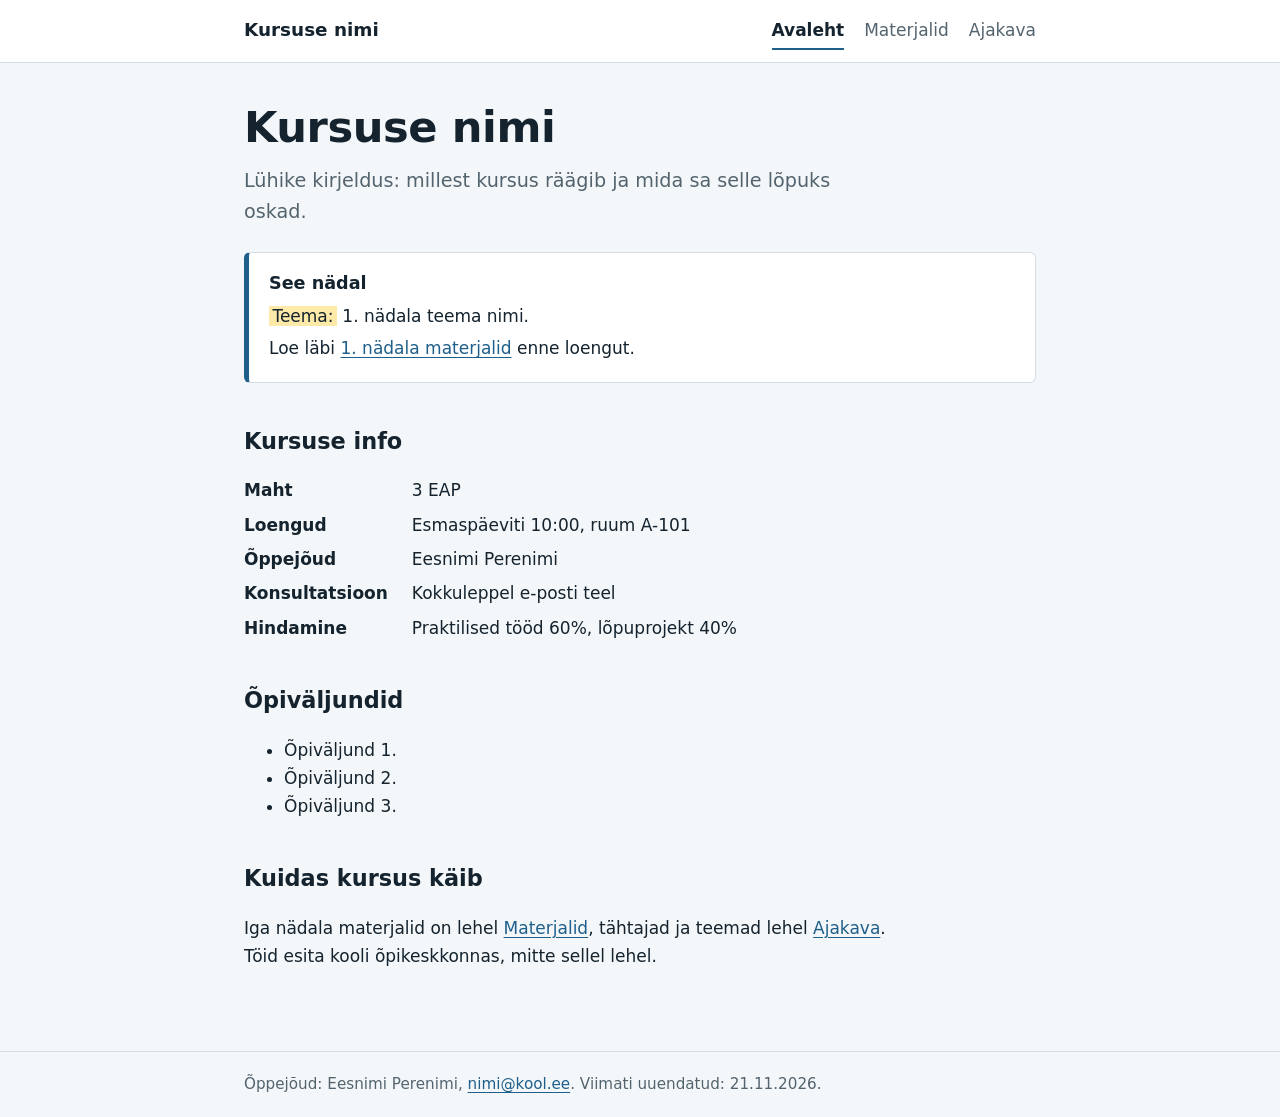
<file: files/index.html>
<!DOCTYPE html>
<html lang="et">
<head>
  <meta charset="utf-8">
  <meta name="viewport" content="width=device-width, initial-scale=1">
  <title>Avaleht | Kursuse nimi</title>
  <meta name="description" content="Kursuse Kursuse nimi infoleht ja õppematerjalid.">
  <link rel="stylesheet" href="style.css">
</head>
<body>
  <header class="site-header">
    <div class="bar">
      <a class="brand" href="index.html">Kursuse nimi</a>
      <nav aria-label="Peamenüü">
        <a href="index.html" aria-current="page">Avaleht</a>
        <a href="materjalid.html">Materjalid</a>
        <a href="ajakava.html">Ajakava</a>
      </nav>
    </div>
  </header>
  <main>
    <h1>Kursuse nimi</h1>
    <p class="lead">Lühike kirjeldus: millest kursus räägib ja mida sa selle lõpuks oskad.</p>

    <div class="panel">
      <h3>See nädal</h3>
      <p><mark>Teema:</mark> 1. nädala teema nimi.</p>
      <p>Loe läbi <a href="materjalid.html#nadal-1">1. nädala materjalid</a> enne loengut.</p>
    </div>

    <h2>Kursuse info</h2>
    <dl class="facts">
      <dt>Maht</dt><dd>3 EAP</dd>
      <dt>Loengud</dt><dd>Esmaspäeviti 10:00, ruum A-101</dd>
      <dt>Õppejõud</dt><dd>Eesnimi Perenimi</dd>
      <dt>Konsultatsioon</dt><dd>Kokkuleppel e-posti teel</dd>
      <dt>Hindamine</dt><dd>Praktilised tööd 60%, lõpuprojekt 40%</dd>
    </dl>

    <h2>Õpiväljundid</h2>
    <ul>
      <li>Õpiväljund 1.</li>
      <li>Õpiväljund 2.</li>
      <li>Õpiväljund 3.</li>
    </ul>

    <h2>Kuidas kursus käib</h2>
    <p>Iga nädala materjalid on lehel <a href="materjalid.html">Materjalid</a>, tähtajad ja teemad lehel <a href="ajakava.html">Ajakava</a>. Töid esita kooli õpikeskkonnas, mitte sellel lehel.</p>
  </main>
  <footer class="site-footer">
    <div>Õppejõud: Eesnimi Perenimi, <a href="mailto:nimi@kool.ee">nimi@kool.ee</a>. Viimati uuendatud: 21.11.2026.</div>
  </footer>
</body>
</html>
</file>
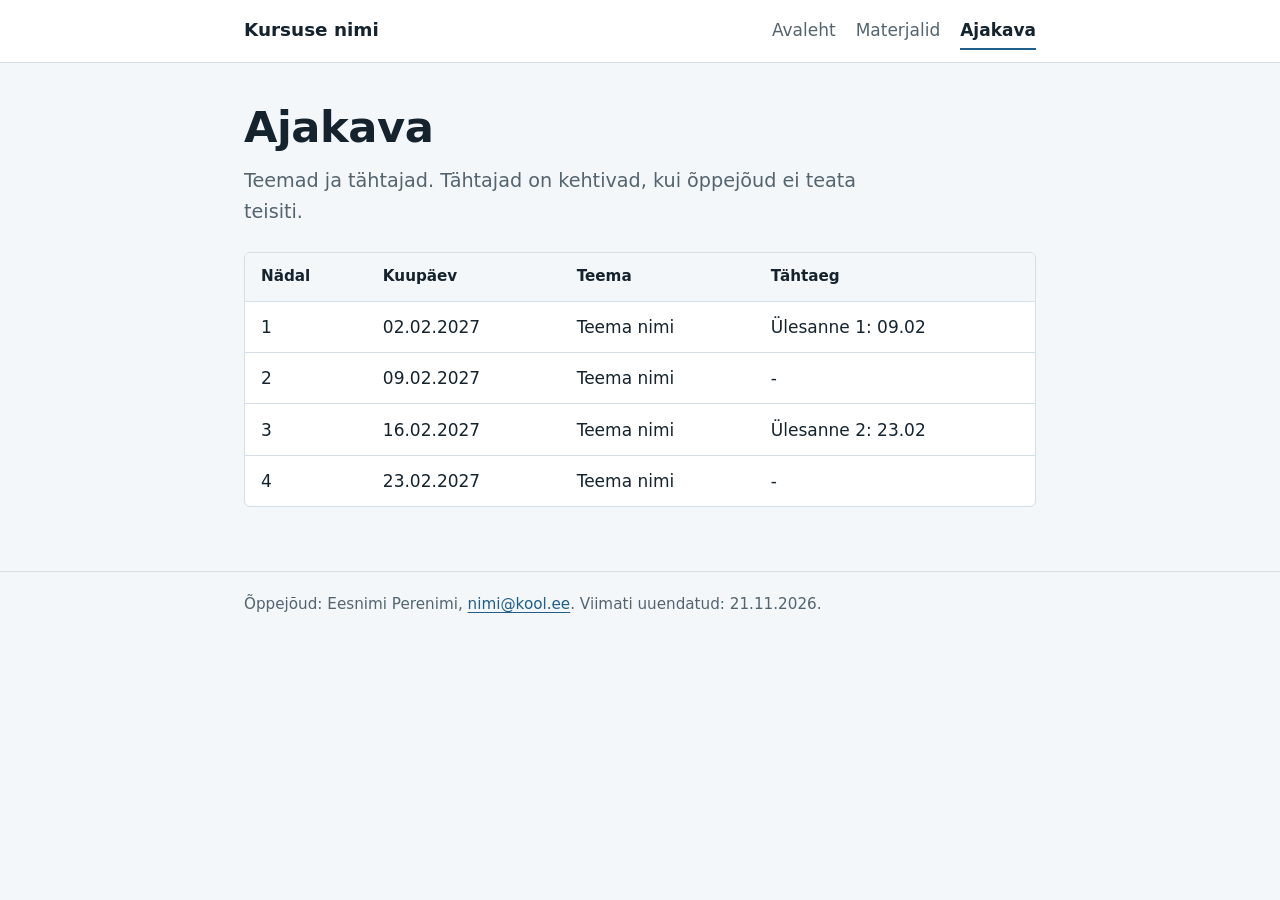
<file: files/ajakava.html>
<!DOCTYPE html>
<html lang="et">
<head>
  <meta charset="utf-8">
  <meta name="viewport" content="width=device-width, initial-scale=1">
  <title>Ajakava | Kursuse nimi</title>
  <meta name="description" content="Kursuse Kursuse nimi infoleht ja õppematerjalid.">
  <link rel="stylesheet" href="style.css">
</head>
<body>
  <header class="site-header">
    <div class="bar">
      <a class="brand" href="index.html">Kursuse nimi</a>
      <nav aria-label="Peamenüü">
        <a href="index.html">Avaleht</a>
        <a href="materjalid.html">Materjalid</a>
        <a href="ajakava.html" aria-current="page">Ajakava</a>
      </nav>
    </div>
  </header>
  <main>
    <h1>Ajakava</h1>
    <p class="lead">Teemad ja tähtajad. Tähtajad on kehtivad, kui õppejõud ei teata teisiti.</p>

    <div class="table-wrap">
      <table>
        <thead>
          <tr><th scope="col">Nädal</th><th scope="col">Kuupäev</th><th scope="col">Teema</th><th scope="col">Tähtaeg</th></tr>
        </thead>
        <tbody>
          <tr><td>1</td><td>02.02.2027</td><td>Teema nimi</td><td>Ülesanne 1: 09.02</td></tr>
          <tr><td>2</td><td>09.02.2027</td><td>Teema nimi</td><td>-</td></tr>
          <tr><td>3</td><td>16.02.2027</td><td>Teema nimi</td><td>Ülesanne 2: 23.02</td></tr>
          <tr><td>4</td><td>23.02.2027</td><td>Teema nimi</td><td>-</td></tr>
        </tbody>
      </table>
    </div>
  </main>
  <footer class="site-footer">
    <div>Õppejõud: Eesnimi Perenimi, <a href="mailto:nimi@kool.ee">nimi@kool.ee</a>. Viimati uuendatud: 21.11.2026.</div>
  </footer>
</body>
</html>
</file>
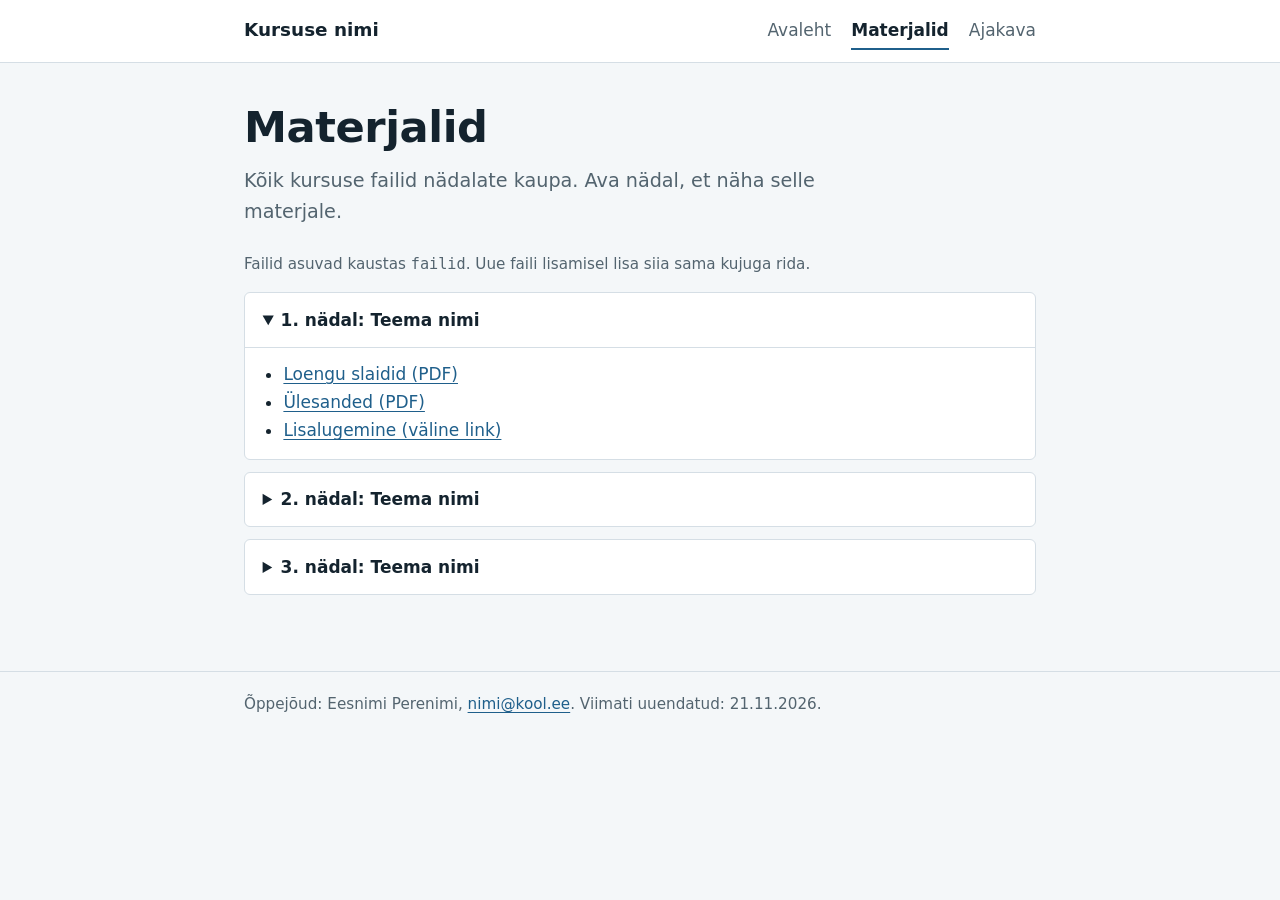
<file: files/materjalid.html>
<!DOCTYPE html>
<html lang="et">
<head>
  <meta charset="utf-8">
  <meta name="viewport" content="width=device-width, initial-scale=1">
  <title>Materjalid | Kursuse nimi</title>
  <meta name="description" content="Kursuse Kursuse nimi infoleht ja õppematerjalid.">
  <link rel="stylesheet" href="style.css">
</head>
<body>
  <header class="site-header">
    <div class="bar">
      <a class="brand" href="index.html">Kursuse nimi</a>
      <nav aria-label="Peamenüü">
        <a href="index.html">Avaleht</a>
        <a href="materjalid.html" aria-current="page">Materjalid</a>
        <a href="ajakava.html">Ajakava</a>
      </nav>
    </div>
  </header>
  <main>
    <h1>Materjalid</h1>
    <p class="lead">Kõik kursuse failid nädalate kaupa. Ava nädal, et näha selle materjale.</p>
    <p class="file-note">Failid asuvad kaustas <code>failid</code>. Uue faili lisamisel lisa siia sama kujuga rida.</p>

    <details id="nadal-1" open>
      <summary>1. nädal: Teema nimi</summary>
      <ul>
        <li><a href="failid/nadal1-slaidid.pdf">Loengu slaidid (PDF)</a></li>
        <li><a href="failid/nadal1-ulesanded.pdf">Ülesanded (PDF)</a></li>
        <li><a href="https://example.com">Lisalugemine (väline link)</a></li>
      </ul>
    </details>

    <details id="nadal-2">
      <summary>2. nädal: Teema nimi</summary>
      <ul>
        <li><a href="failid/nadal2-slaidid.pdf">Loengu slaidid (PDF)</a></li>
      </ul>
    </details>

    <details id="nadal-3">
      <summary>3. nädal: Teema nimi</summary>
      <ul>
        <li>Materjalid lisanduvad.</li>
      </ul>
    </details>
  </main>
  <footer class="site-footer">
    <div>Õppejõud: Eesnimi Perenimi, <a href="mailto:nimi@kool.ee">nimi@kool.ee</a>. Viimati uuendatud: 21.11.2026.</div>
  </footer>
</body>
</html>
</file>
<file: files/style.css>
/* Kursuse veebilehe stiil. Värve saad muuta :root plokist. */
:root {
  --bg: #f4f7f9;
  --surface: #ffffff;
  --ink: #14232e;
  --muted: #53646f;
  --line: #d5dee5;
  --primary: #1f5f8b;
  --primary-ink: #ffffff;
  --mark: #fde9a8;
}
@media (prefers-color-scheme: dark) {
  :root {
    --bg: #0f1a22;
    --surface: #16252f;
    --ink: #e8eff4;
    --muted: #9db0bc;
    --line: #2a3c48;
    --primary: #6fb3e0;
    --primary-ink: #0f1a22;
    --mark: #5a4a12;
  }
}
* { box-sizing: border-box; }
html { scroll-padding-top: 5rem; }
body {
  margin: 0;
  background: var(--bg);
  color: var(--ink);
  font-family: system-ui, -apple-system, "Segoe UI", Roboto, sans-serif;
  font-size: 1.0625rem;
  line-height: 1.65;
}
a { color: var(--primary); text-underline-offset: 3px; }
a:focus-visible, summary:focus-visible { outline: 3px solid var(--primary); outline-offset: 3px; border-radius: 3px; }

.site-header {
  background: var(--surface);
  border-bottom: 1px solid var(--line);
  position: sticky; top: 0; z-index: 10;
}
.bar {
  max-width: 52rem; margin: 0 auto; padding: .75rem 1.25rem;
  display: flex; flex-wrap: wrap; align-items: baseline; justify-content: space-between; gap: .5rem 1.5rem;
}
.brand { font-weight: 700; font-size: 1.15rem; color: var(--ink); text-decoration: none; }
nav { display: flex; gap: 1.25rem; }
nav a { color: var(--muted); text-decoration: none; padding: .25rem 0; border-bottom: 2px solid transparent; }
nav a:hover { color: var(--ink); }
nav a[aria-current="page"] { color: var(--ink); border-bottom-color: var(--primary); font-weight: 600; }

main { max-width: 52rem; margin: 0 auto; padding: 2.5rem 1.25rem 4rem; }
h1 { font-size: clamp(1.9rem, 5vw, 2.7rem); line-height: 1.15; margin: 0 0 .75rem; letter-spacing: -.01em; }
h2 { font-size: 1.4rem; margin: 2.5rem 0 .75rem; }
h3 { font-size: 1.1rem; margin: 0 0 .25rem; }
.lead { font-size: 1.2rem; color: var(--muted); max-width: 40rem; margin: 0 0 1.5rem; }
p, li { max-width: 42rem; }

.panel {
  background: var(--surface); border: 1px solid var(--line);
  border-left: 5px solid var(--primary); border-radius: 6px;
  padding: 1rem 1.25rem; margin: 1.5rem 0;
}
.panel p { margin: .25rem 0; }
mark { background: var(--mark); color: inherit; padding: 0 .2em; }

.facts { display: grid; grid-template-columns: max-content 1fr; gap: .4rem 1.5rem; margin: 1rem 0; }
.facts dt { font-weight: 600; }
.facts dd { margin: 0; }

details { background: var(--surface); border: 1px solid var(--line); border-radius: 6px; margin: .75rem 0; }
summary { cursor: pointer; padding: .8rem 1.1rem; font-weight: 600; }
details[open] summary { border-bottom: 1px solid var(--line); }
details ul { margin: 0; padding: .75rem 1.1rem .9rem 2.4rem; }
.file-note { color: var(--muted); font-size: .95rem; }

.table-wrap { overflow-x: auto; border: 1px solid var(--line); border-radius: 6px; background: var(--surface); }
table { border-collapse: collapse; width: 100%; min-width: 34rem; }
th, td { text-align: left; padding: .7rem 1rem; border-bottom: 1px solid var(--line); vertical-align: top; }
th { background: var(--bg); font-size: .95rem; }
tr:last-child td { border-bottom: 0; }

.site-footer { border-top: 1px solid var(--line); color: var(--muted); font-size: .95rem; }
.site-footer div { max-width: 52rem; margin: 0 auto; padding: 1.25rem; }

@media (max-width: 34rem) {
  .facts { grid-template-columns: 1fr; gap: 0; }
  .facts dd { margin-bottom: .6rem; }
}
</file>
